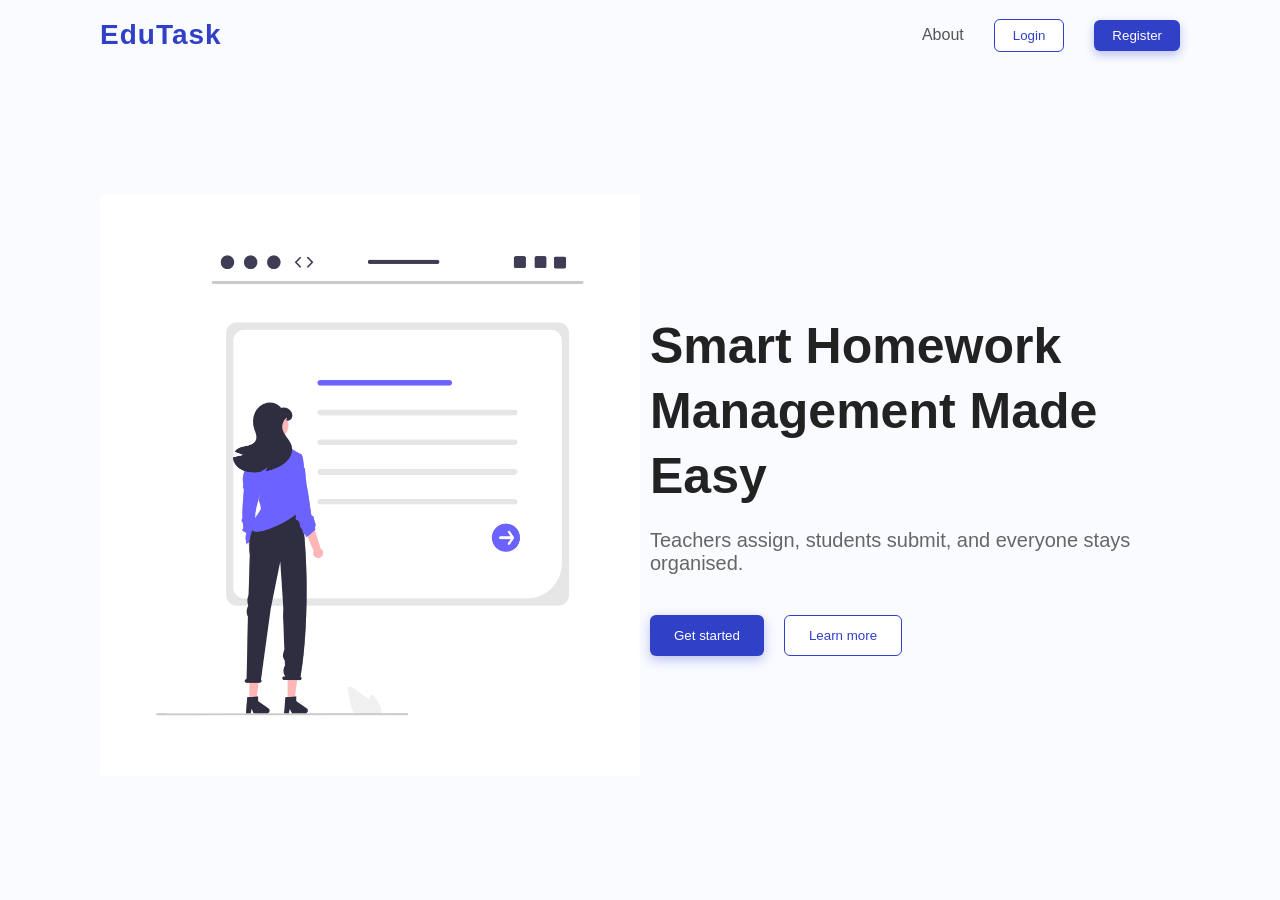
<file: index.html>
<!DOCTYPE html>
<html lang="en">
<head>
    <meta charset="UTF-8">
    <meta name="viewport" content="width=device-width, initial-scale=1.0">
    <title>Document</title>
    <link rel="stylesheet" href="index.css">
</head>
<body>
    <div class="nav">
        <div class="logo">EduTask</div>
        <div class="bars">
            <!-- <span>Home</span>
            <span>Features</span> -->
            <span class="about">About</span>
            <button class="login">Login</button>
            <button class="register">Register</button>
        </div>
    </div>
    <div class="main">
        <div class="a"></div>
        <div class="b">
            <div class="text">
                <div><h1>Smart Homework Management Made Easy</h1></div>
                <div><span class="para">Teachers assign, students submit, and everyone stays organised.</span></div>
                <div class="buttons">
                    <button class="get">Get started</button>
                    <button class="learn">Learn more</button>
                </div>
            </div>
        </div>
    </div>
    <script src="index.js"></script>
</body>
</html>
</file>
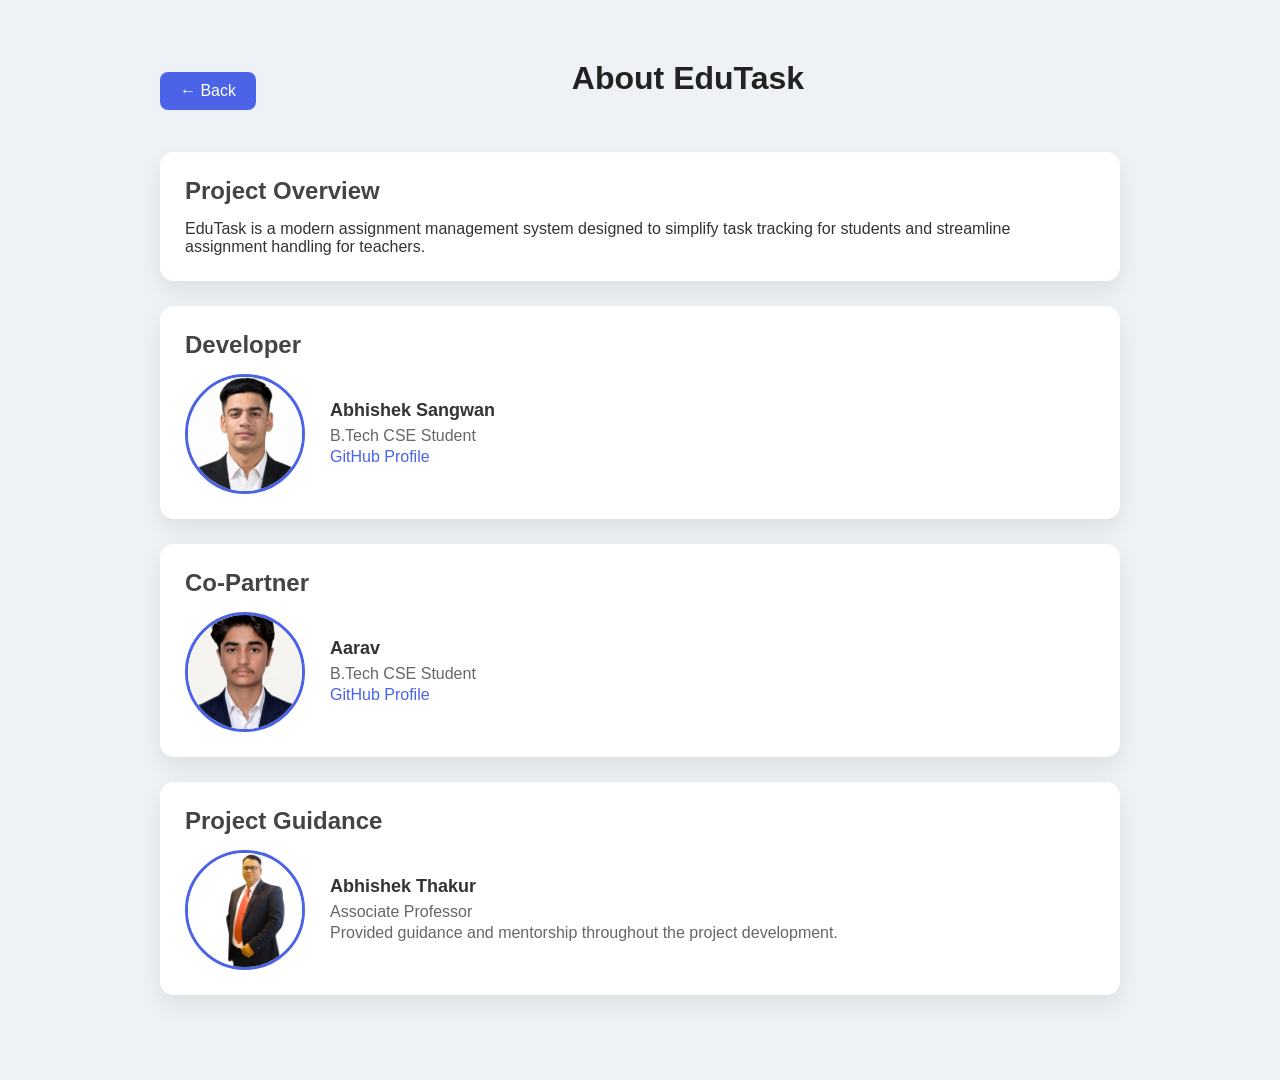
<file: about.html>
<!DOCTYPE html>
<html lang="en">
<head>
<meta charset="UTF-8">
<title>About - EduTask</title>

<style>
    * {
        margin: 0;
        padding: 0;
        box-sizing: border-box;
        font-family: 'Segoe UI', sans-serif;
    }

    body {
        background: #eef2f7;
        color: #333;
    }

    .container {
        max-width: 1000px;
        margin: 40px auto;
        padding: 20px;
    }

    .header {
        display: flex;
        justify-content: space-between;
        align-items: center;
        margin-bottom: 30px;
    }

    .back-btn {
        background: #4a63e7;
        color: white;
        padding: 10px 20px;
        border-radius: 8px;
        text-decoration: none;
        font-weight: 500;
        transition: 0.3s;
    }

    .back-btn:hover {
        background: #2f47c7;
    }

    h1 {
        text-align: center;
        margin-bottom: 25px;
        color: #222;
    }

    .card {
        background: white;
        border-radius: 14px;
        padding: 25px;
        margin-bottom: 25px;
        box-shadow: 0 10px 25px rgba(0,0,0,0.08);
    }

    .card h2 {
        margin-bottom: 15px;
        color: #444;
    }

    .profile {
        display: flex;
        align-items: center;
        gap: 25px;
    }

    .profile img {
        width: 120px;
        height: 120px;
        border-radius: 50%;
        object-fit: cover;
        border: 3px solid #4a63e7;
    }

    .info h3 {
        margin-bottom: 6px;
        font-size: 18px;
    }

    .info p {
        margin: 3px 0;
        color: #666;
    }

    .info a {
        text-decoration: none;
        color: #4a63e7;
        font-weight: 500;
    }

    .info a:hover {
        text-decoration: underline;
    }

    .placeholder {
        width: 120px;
        height: 120px;
        border-radius: 50%;
        border: 2px dashed #bbb;
        display: flex;
        align-items: center;
        justify-content: center;
        color: #888;
        font-size: 14px;
    }

    /* Responsive */
    @media(max-width: 700px){
        .profile {
            flex-direction: column;
            text-align: center;
        }
    }

</style>
</head>

<body>

<div class="container">

    <div class="header">
        <a href="index.html" class="back-btn">← Back</a>
        <h1>About EduTask</h1>
        <div></div>
    </div>

    <!-- Project -->
    <div class="card">
        <h2>Project Overview</h2>
        <p>
            EduTask is a modern assignment management system designed to simplify 
            task tracking for students and streamline assignment handling for teachers.
        </p>
    </div>

    <!-- Abhishek -->
    <div class="card">
        <h2>Developer</h2>
        <div class="profile">
            <img src="Abhishek_Sangwan.jpeg" alt="Abhishek">

            <div class="info">
                <h3>Abhishek Sangwan</h3>
                <p>B.Tech CSE Student</p>
                <p>
                    <a href="https://github.com/abhishek13sang-sketch" target="_blank">
                        GitHub Profile
                    </a>
                </p>
            </div>
        </div>
    </div>

    <!-- Aarav -->
    <div class="card">
        <h2>Co-Partner</h2>
        <div class="profile">
            <img src="Aarav.jpeg" alt="Aarav">

            <div class="info">
                <h3>Aarav</h3>
                <p>B.Tech CSE Student</p>
                <p>
                    <a href="https://github.com/Aaravsharma395" target="_blank">
                        GitHub Profile
                    </a>
                </p>
            </div>
        </div>
    </div>

    <!-- Professor -->
    <div class="card">
        <h2>Project Guidance</h2>
        <div class="profile">

            <!-- IMPORTANT: put image in project folder -->
            <img src="Abhishek_thakur_prof.png" alt="Professor">

            <div class="info">
                <h3>Abhishek Thakur</h3>
                <p>Associate Professor</p>
                <p>
                    Provided guidance and mentorship throughout the project development.
                </p>
            </div>
        </div>
    </div>

</div>

</body>
</html>
</file>
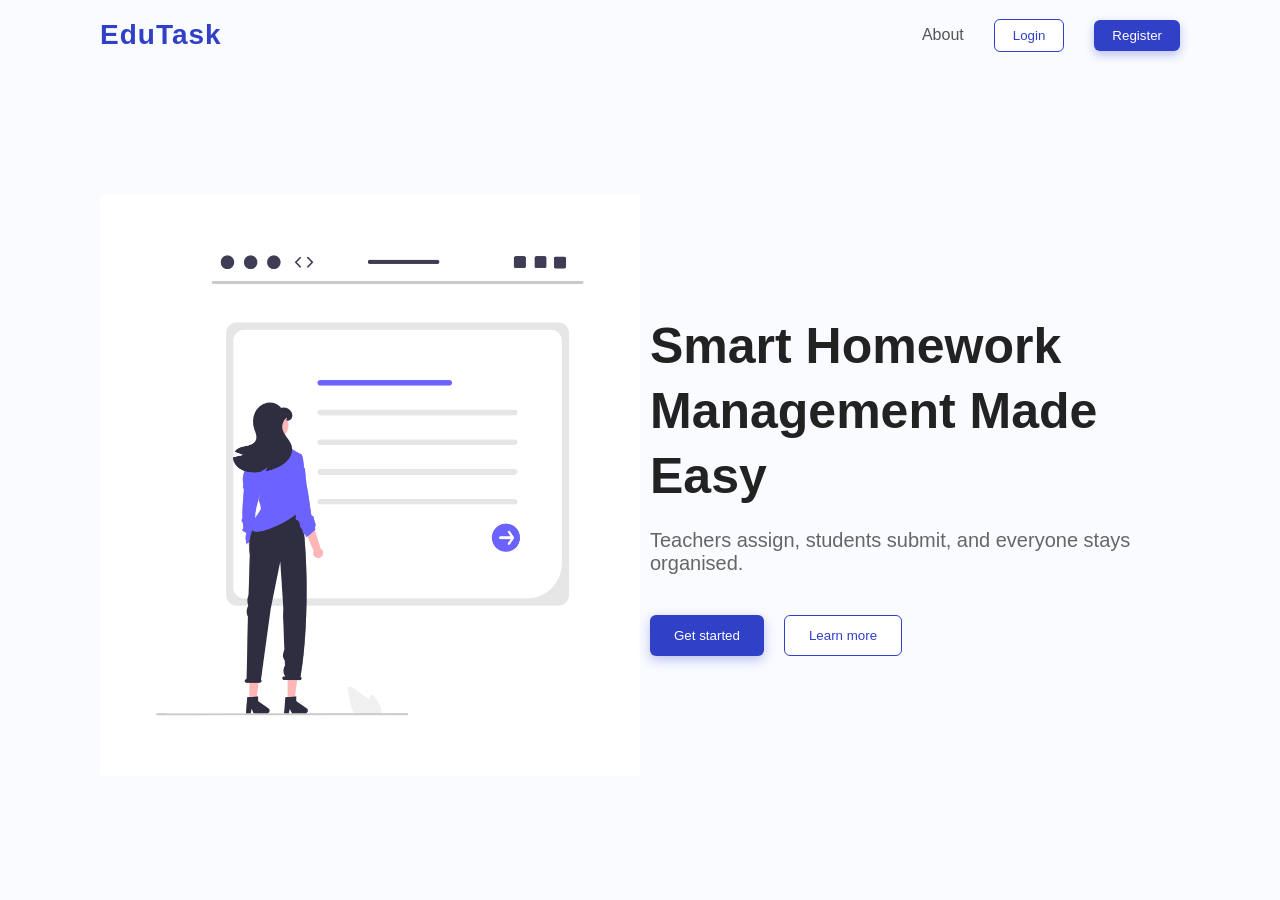
<file: assi_sub.html>
<!DOCTYPE html>
<html lang="en">
<head>
    <meta charset="UTF-8">
    <title>Submissions</title>
    <link rel="stylesheet" href="assi_sub.css">
</head>
<body>

<div class="main">

    <div class="sidebar">
        <h2>EduHub</h2>
        <ul>
            <li onclick="goDash()">Dashboard</li>
            <li class="active">Submissions</li>
            <li onclick="goAssign()">Assignments</li>
        </ul>
    </div>


    <div class="content">

        <div class="topbar">
            <h2>Submissions</h2>
            <span id="teacherName"></span>
        </div>

        <div class="table-box">
            <table>
                <thead>
                    <tr>
                        <th>Student Name</th>
                        <th>Assignment</th>
                        <th>Submitted Link</th>
                        <th>Status</th>
                        <th>Marks</th>
                        <th>Action</th>
                    </tr>
                </thead>

                <tbody id="submissionTable"></tbody>
            </table>
        </div>

    </div>
</div>

<script src="assi_sub.js"></script>
</body>
</html>
</file>
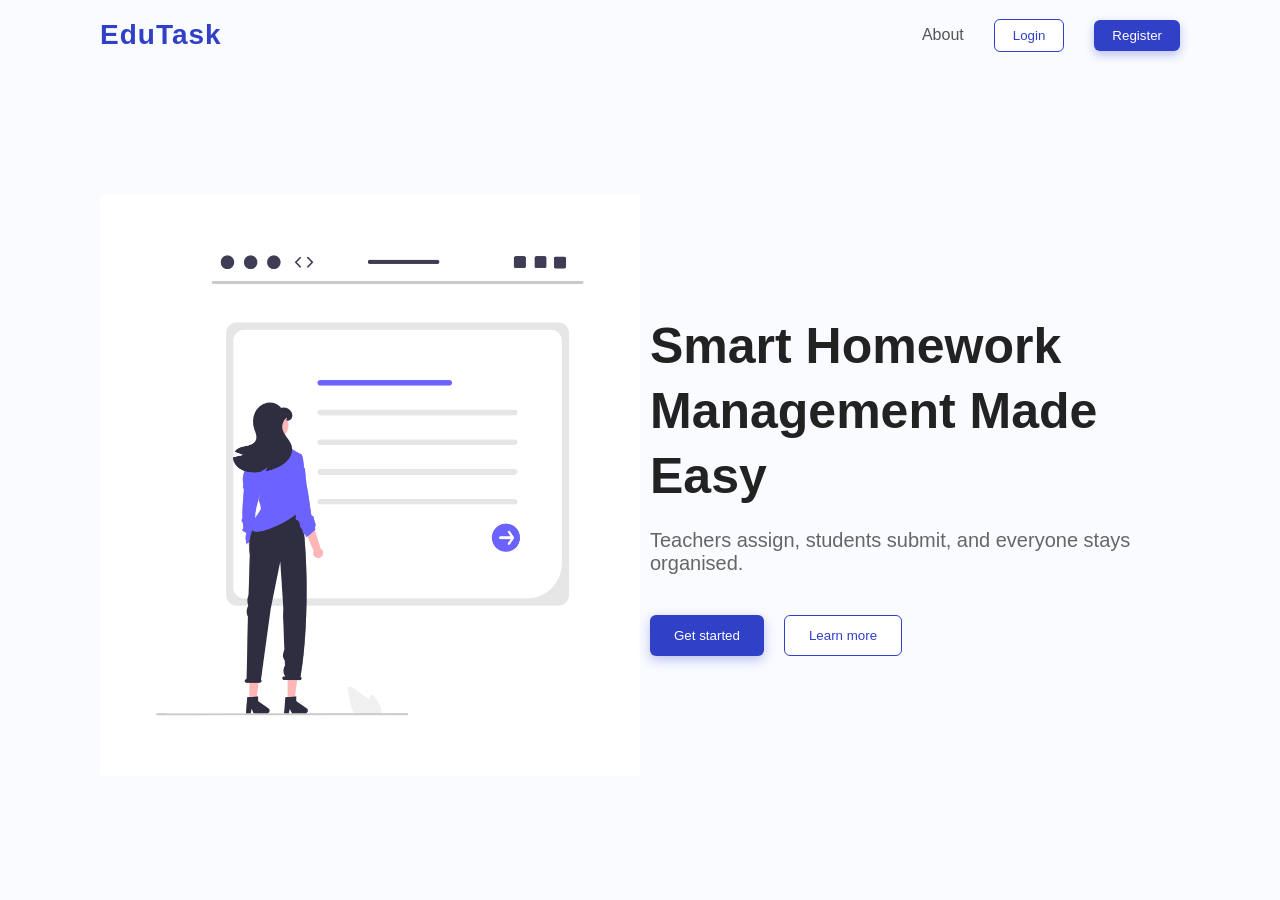
<file: assignment.html>
<!DOCTYPE html>
<html lang="en">
<head>
    <meta charset="UTF-8">
    <meta name="viewport" content="width=device-width, initial-scale=1.0">
    <title>Assignments</title>
    <link rel="stylesheet" href="assignment.css">
</head>
<body>
    <div class="main">
        <div class="details">
            <div class="logo">EduTask</div>
            <div class="dash"> ⌂ Dashboard</div>
            <div class="assignments">📄Assignments</div>
            <div class="logout"> ↩ Logout</div>
        </div>
        <div class="page">
            <div class="nav">
                <div class="text"><h1>Assignments</h1></div>
                <div class="profile">Welcome, Teacher <div class="profile-avatar">
                    <img src="https://cdn-icons-png.flaticon.com/512/3135/3135715.png" width="50">
                </div></div>
            </div>
            <div class="boxes">
                <h1>Create New Assignment</h1>
                <div class="title">
                    <p>Title</p>
                    <input class="inp_title" placeholder="Enter assignment title">
                </div>
                <div class="descrip">
                    <p>Description</p>
                    <textarea name="" id="descrip" placeholder="Enter assignment description"></textarea>
                </div>
                <div class="date">
                    <p>Deadline</p>
                    <input type="date" class="inp_date" placeholder="dd/mm/yyyy">
                </div>
                <div class="publish">
                    <button type="button">Publish Assignment</button>
                </div>
            </div>
        </div>
    </div>
    <script src="assignment.js"></script>
</body>
</html>
</file>
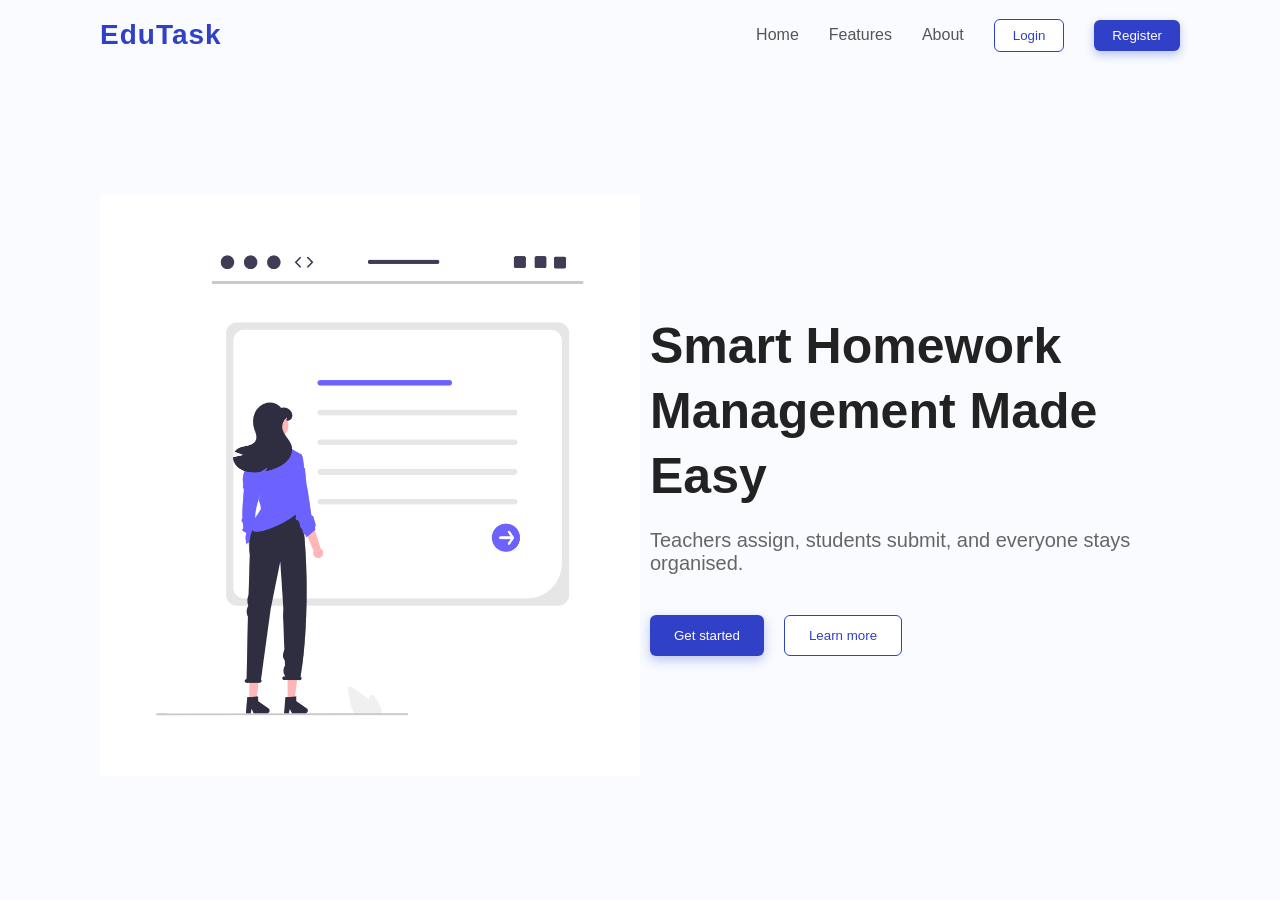
<file: landing.html>
<!DOCTYPE html>
<html lang="en">
<head>
    <meta charset="UTF-8">
    <meta name="viewport" content="width=device-width, initial-scale=1.0">
    <title>Document</title>
    <link rel="stylesheet" href="landing.css">
</head>
<body>
    <div class="nav">
        <div class="logo">EduTask</div>
        <div class="bars">
            <span>Home</span>
            <span>Features</span>
            <span>About</span>
            <button class="login">Login</button>
            <button class="register">Register</button>
        </div>
    </div>
    <div class="main">
        <div class="a"></div>
        <div class="b">
            <div class="text">
                <div><h1>Smart Homework Management Made Easy</h1></div>
                <div><span class="para">Teachers assign, students submit, and everyone stays organised.</span></div>
                <div class="buttons">
                    <button class="get">Get started</button>
                    <button class="learn">Learn more</button>
                </div>
            </div>
        </div>
    </div>
    <script src="landing.js"></script>
</body>
</html>
</file>
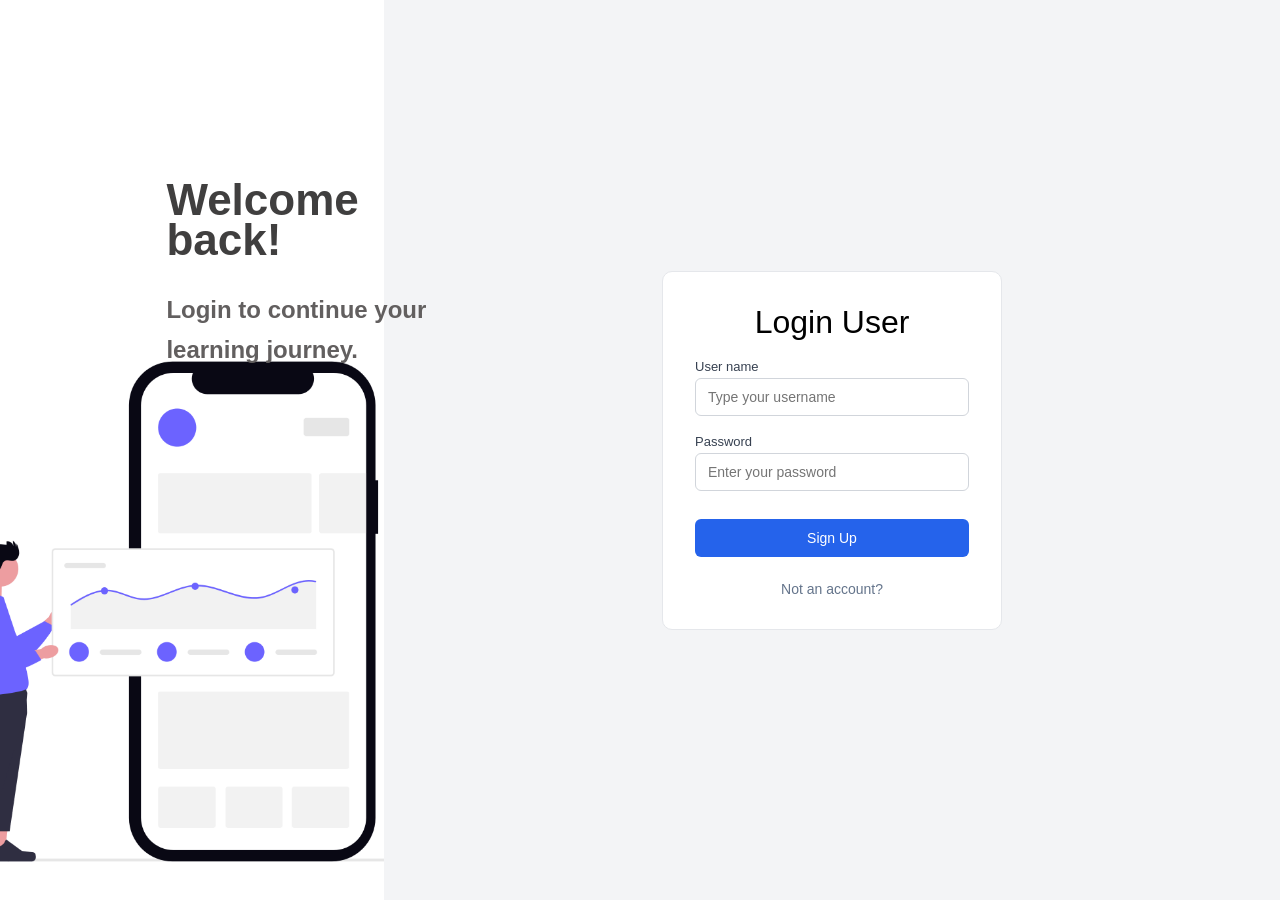
<file: login.html>
<!DOCTYPE html>
<html lang="en">
<head>
    <meta charset="UTF-8">
    <meta name="viewport" content="width=device-width, initial-scale=1.0">
    <title>Login</title>
    <link rel="stylesheet" href="login.css">
</head>
<body>
    <div class="main">
        <div class="photo">
            <div class="text">
                <h1>Welcome back!</h1>
                <h2 class="normal">Login to continue your learning journey.</h2>
            </div>
        </div>
        <div class="input">
        <div class="form">
        <div class="login">Login User</div>
        <div class="username">
            <div>User name</div>
            <input type="text" class="inp_user" placeholder="Type your username">
        </div>
        <div class="password">
            <div>Password</div>
            <input type="password" class="inp_pass" placeholder="Enter your password">

        </div>
        <div class="sign_up">Sign Up</div>
        <div class="register">Not an account?</div>
    </div>
        </div>
    </div>
</body>
<script src="login.js" defer></script>
</html>
</file>
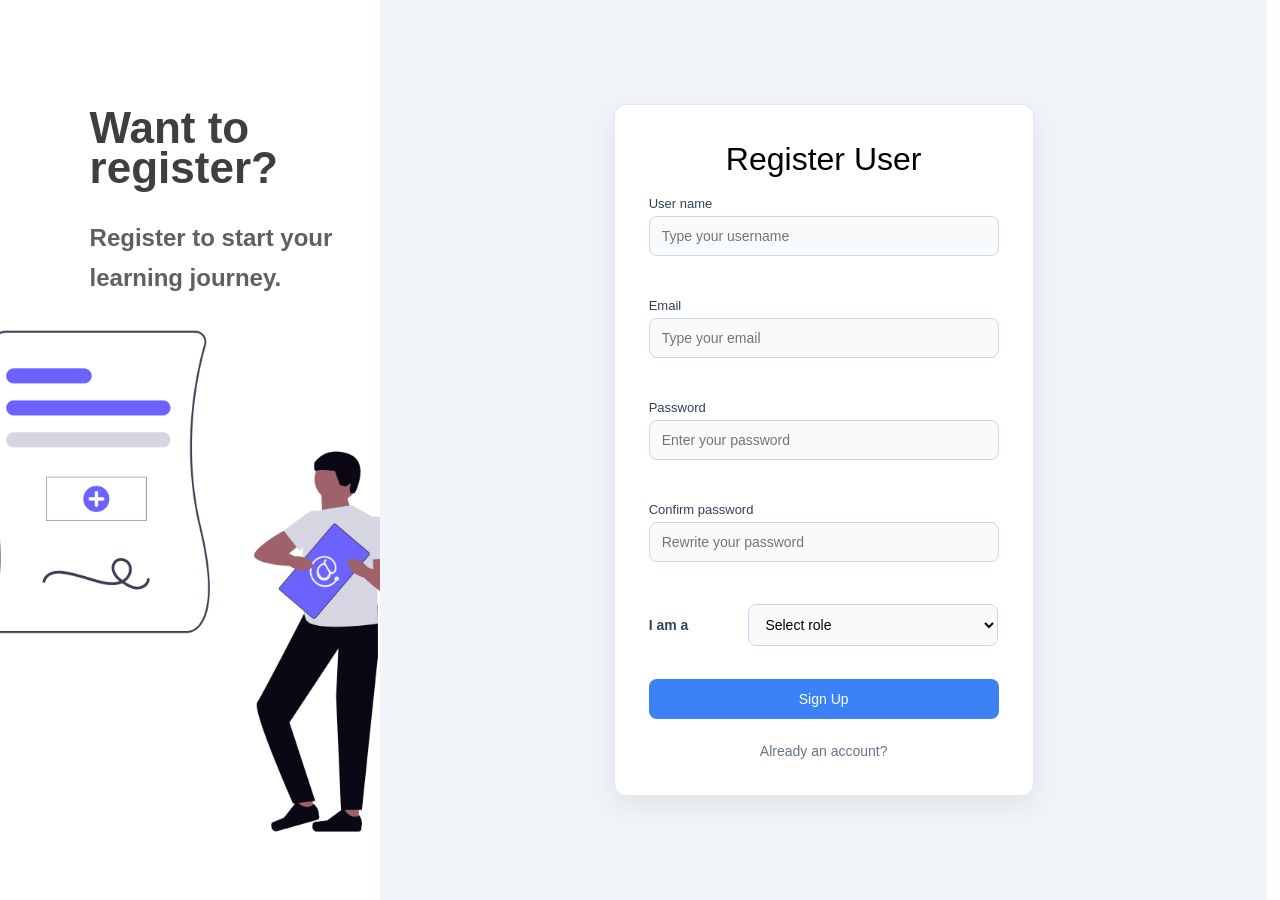
<file: register.html>
<!DOCTYPE html>
<html lang="en">
<head>
    <meta charset="UTF-8">
    <meta name="viewport" content="width=device-width, initial-scale=1.0">
    <title>Register User</title>
    <link rel="stylesheet" href="register.css">
</head>
<body>
    <div class="main">
        <div class="photo">
            <div class="text">
                <h1>Want to register?</h1>
                <h2 class="normal">Register to start your learning journey.</h2>
            </div>
        </div>
        <div class="form_div">
            <div class="form">
        <div class="register">Register User</div>
        <div class="username">
            <div>User name</div>
            <input type="text" class="inp_user" placeholder="Type your username">
            <div class="user_error"> Username is not valid!</div>
        </div>
        <div class="email">
            <div>Email</div>
            <input type="text" class="inp_mail" placeholder="Type your email">
            <div class="email_error">Email format is not valid...</div>
        </div>
        <div class="password">
            <div>Password</div>
            <input type="password" class="inp_pass" placeholder="Enter your password">
            <div class="pass_error">Either password is too big or too small...</div>
        </div>
        <div class="confirm-password">
            <div>Confirm password</div>
            <input type="password" class="inp_confirm" placeholder="Rewrite your password">
            <div class="confirm_error">Password do not matched!</div>
        </div>
        <div class="role">
            <div class="a" style="font-size: 14px; font-weight: bold">I am a</div>
            <div class="b">
                <select name="role">
                    <option value="" disabled selected>Select role</option>
                    <option value="teacher">Teacher</option>
                    <option value="student">Student</option>
                </select>
            </div>
        </div>
        <!-- <div class="role_error">Please select a role!</div> -->
        <div class="sign_up">Sign Up</div>
        <div class="login">Already an account?</div>
    </div>
        </div>
    </div>
    <script src="register.js"></script>
</body>
</html>
</file>
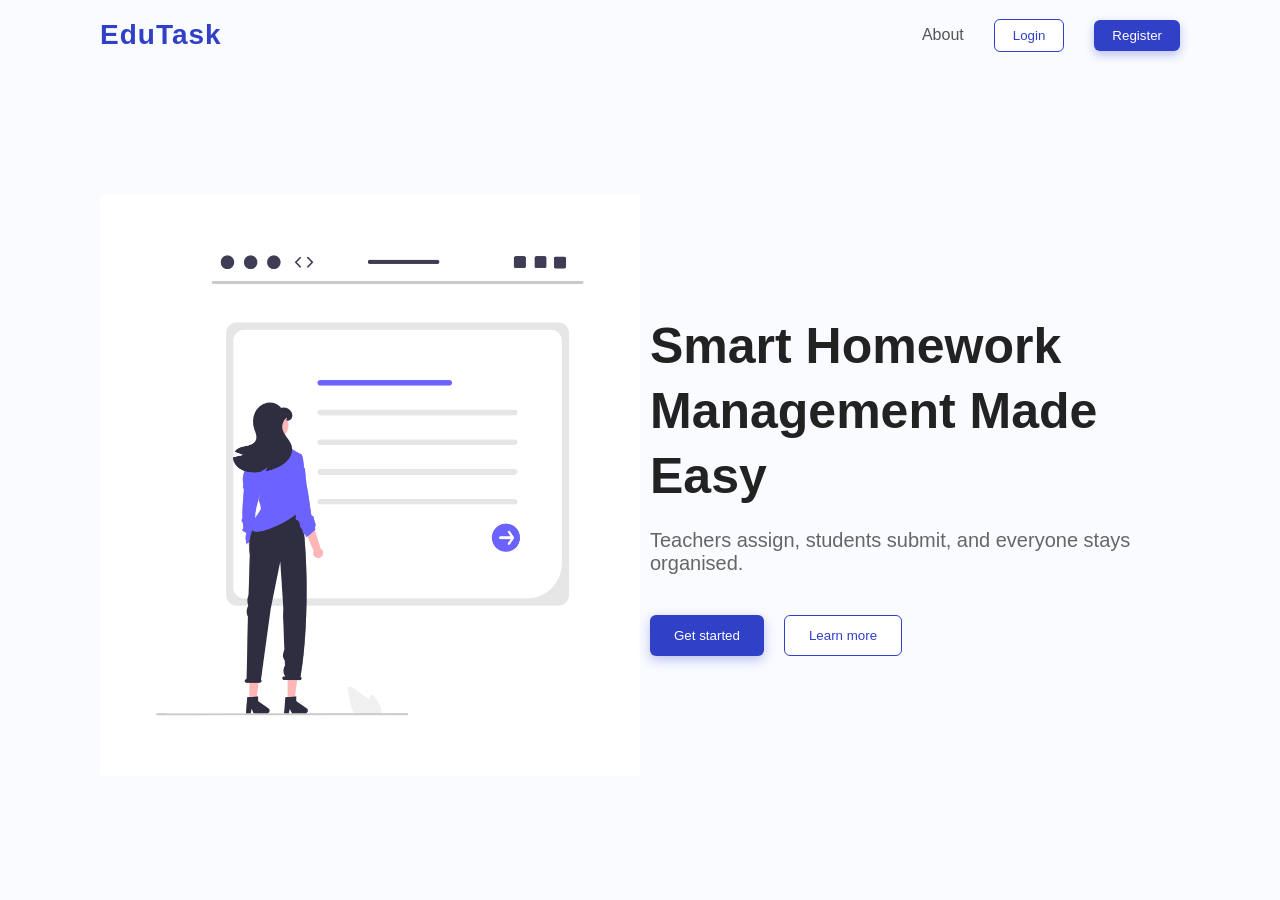
<file: review_sub.html>
<!DOCTYPE html>
<html lang="en">
<head>
    <meta charset="UTF-8">
    <meta name="viewport" content="width=device-width, initial-scale=1.0">
    <title>Review</title>
    <link rel="stylesheet" href="review_sub.css">
</head>
<body>
    <div class="nav">
        < Back to Submissions
    </div>
    <div class="main">
        <div class="left">
            <div class="text"><h1>Review Submission</h1></div>
            <div class="details">
                <div class="a">
                    <div>Teacher</div>
                    <div class="name"></div>
                </div>
                <div class="b">
                    <div>Submitted On</div>
                    <div class="date">dd/mm/yyyy</div>
                </div>
                <div class="c">
                    <div>Submission</div>
                    <div class="view">
                        <button>View File</button>
                    </div>
                </div>
            </div>
        </div>
        <div class="right">
            <div class="marks" style="margin-bottom: 5px;">Marks</div>
            <input placeholder="Give marks">
            <div class="descrip">
                <p style="margin-bottom: 5px;">Description</p>
                <textarea name="" id="" placeholder="Enter assignment description"></textarea>
            </div>
            <div class="publish">
                <button>Submit Review</button>
            </div>
        </div>
    </div>
</body>
<script src="review_sub.js"></script>
</html>
</file>
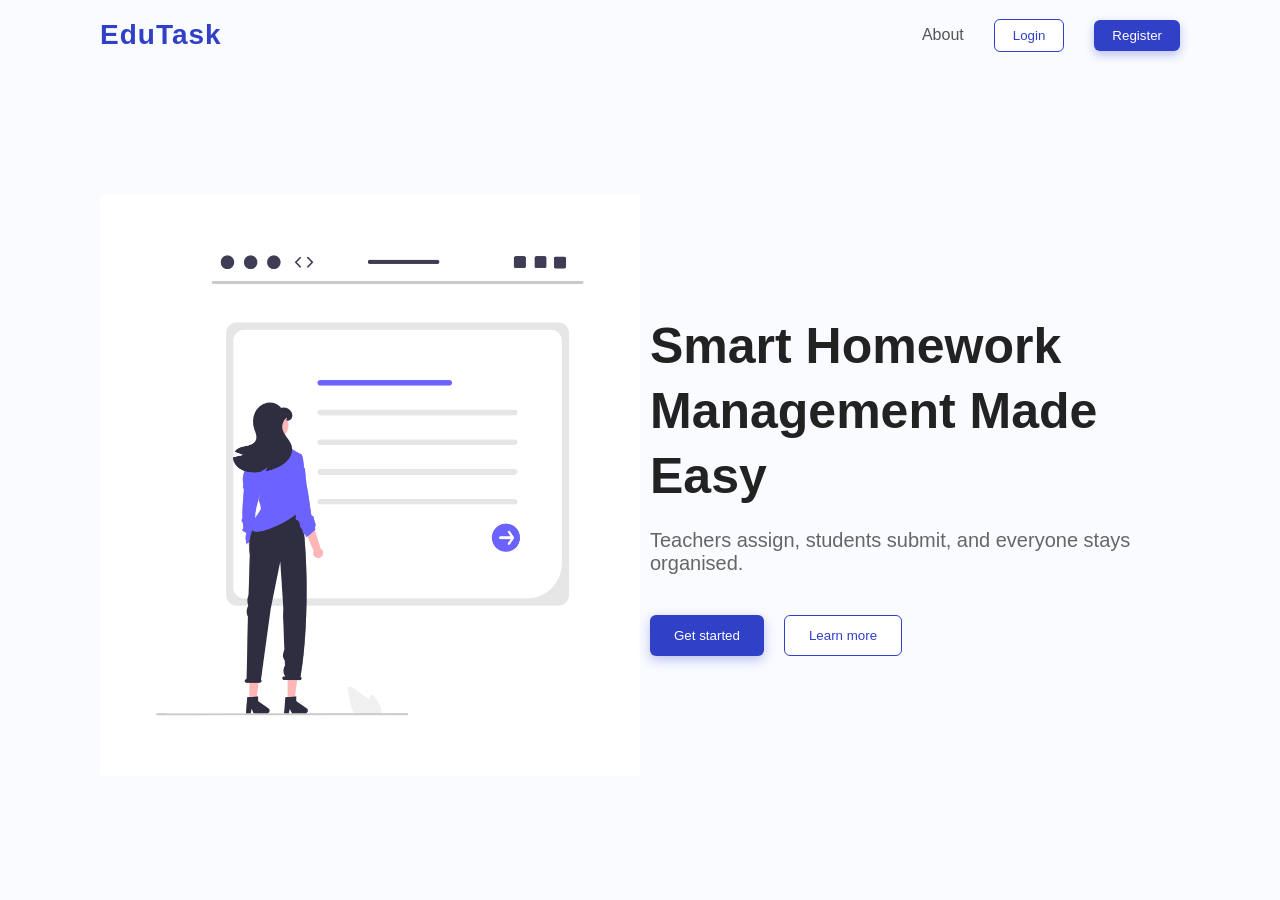
<file: stu_dash.html>
<!DOCTYPE html>
<html lang="en">
<head>
    <meta charset="UTF-8">
    <meta name="viewport" content="width=device-width, initial-scale=1.0">
    <title>Student Dashboard</title>
    <link rel="stylesheet" href="stu_dash.css">
</head>
<body>
    <div class="main">
        <div class="details">
            <div class="logo">EduTask</div>
            <div class="dash"> ⌂ Dashboard</div>
            <!-- <div class="assignments">📄 My Assignments</div> -->
            <div class="logout"> ↩ Logout</div>
        </div>
        <div class="page">
            <div class="nav">
                <div class="text"><h1>My Assignments</h1></div>
                <div class="profile">Welcome, Student <div class="profile-avatar">
                    <img src="https://cdn-icons-png.flaticon.com/512/3135/3135715.png" width="50">
                </div></div>
            </div>
            <div class="titles">
                <div>Title</div>
                <div>Teacher</div>
                <div>Deadline</div>
                <div>Status</div>
                <div>Action</div>
                <div>Marks</div>
            </div>
            <div class="cred"></div>
        </div>
    </div>
    <script src="stu_dash.js"></script>
</body>
</html>
</file>
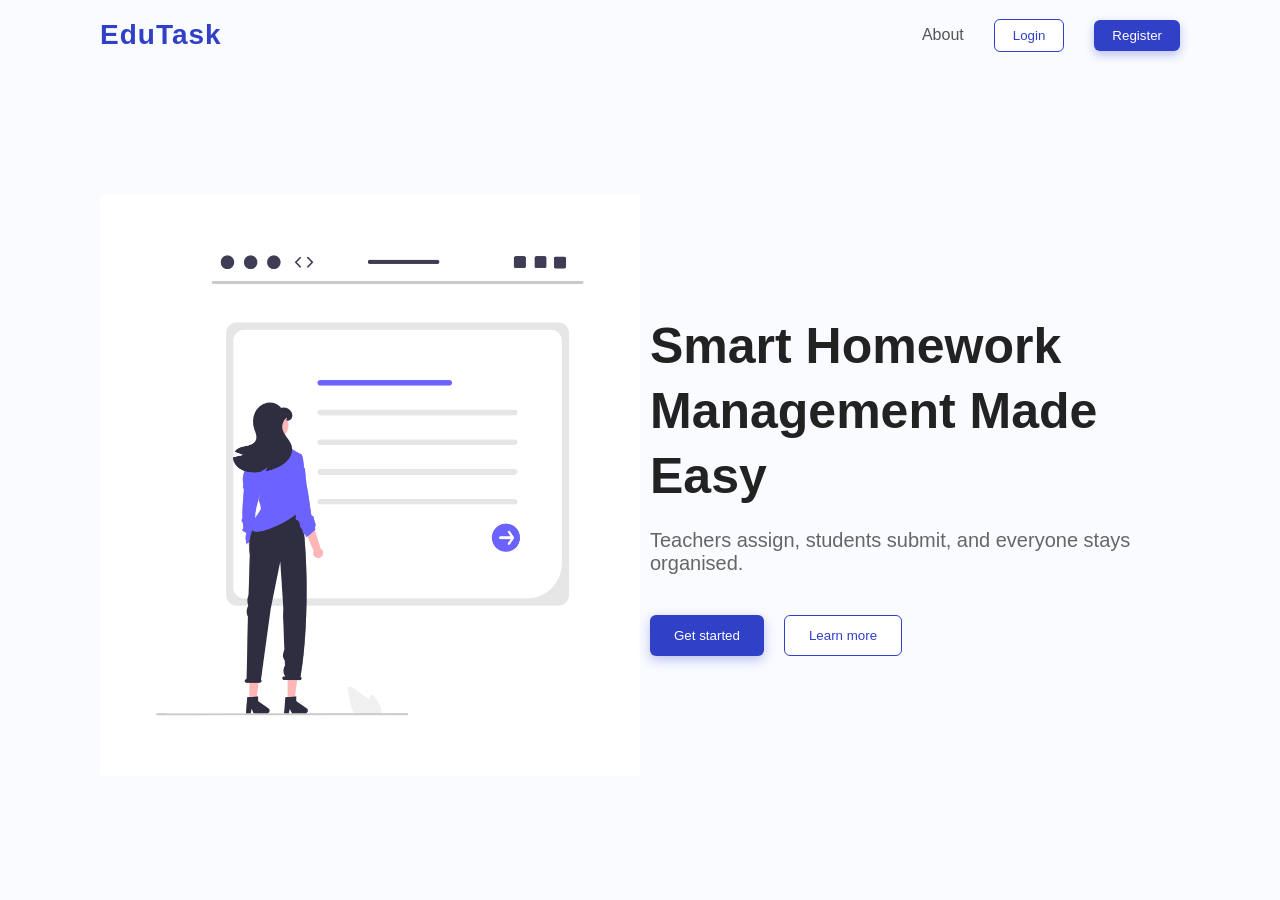
<file: stu_submit.html>
<!DOCTYPE html>
<html lang="en">
<head>
    <meta charset="UTF-8">
    <meta name="viewport" content="width=device-width, initial-scale=1.0">
    <title>Details</title>
    <link rel="stylesheet" href="stu_submit.css">
</head>
<body>
<div class="assignment-page">

    <div class="top">
        <button id="backBtn">← Back to Assignments</button>
    </div>

    <div class="container">

        <div class="details">

            <div class="box">
                <h3>Title</h3>
                <p id="title"></p>
            </div>

            <div class="box">
                <h3>Description</h3>
                <p id="description"></p>
            </div>

            <div class="box small">
                <div>
                    <h4>Teacher</h4>
                    <p id="teacher"></p>
                </div>
                <div>
                    <h4>Deadline</h4>
                    <p id="deadline"></p>
                </div>
            </div>

        </div>

        <div class="submit">

            <div class="submit-box">
                <h3>Submit Assignment</h3>

                <input type="text" id="fileLink" placeholder="Paste your file link here">

                <button id="submitBtn">Submit</button>
            </div>

        </div>

    </div>

</div>
<script src="stu_submit.js"></script>
</body>
</html>
</file>
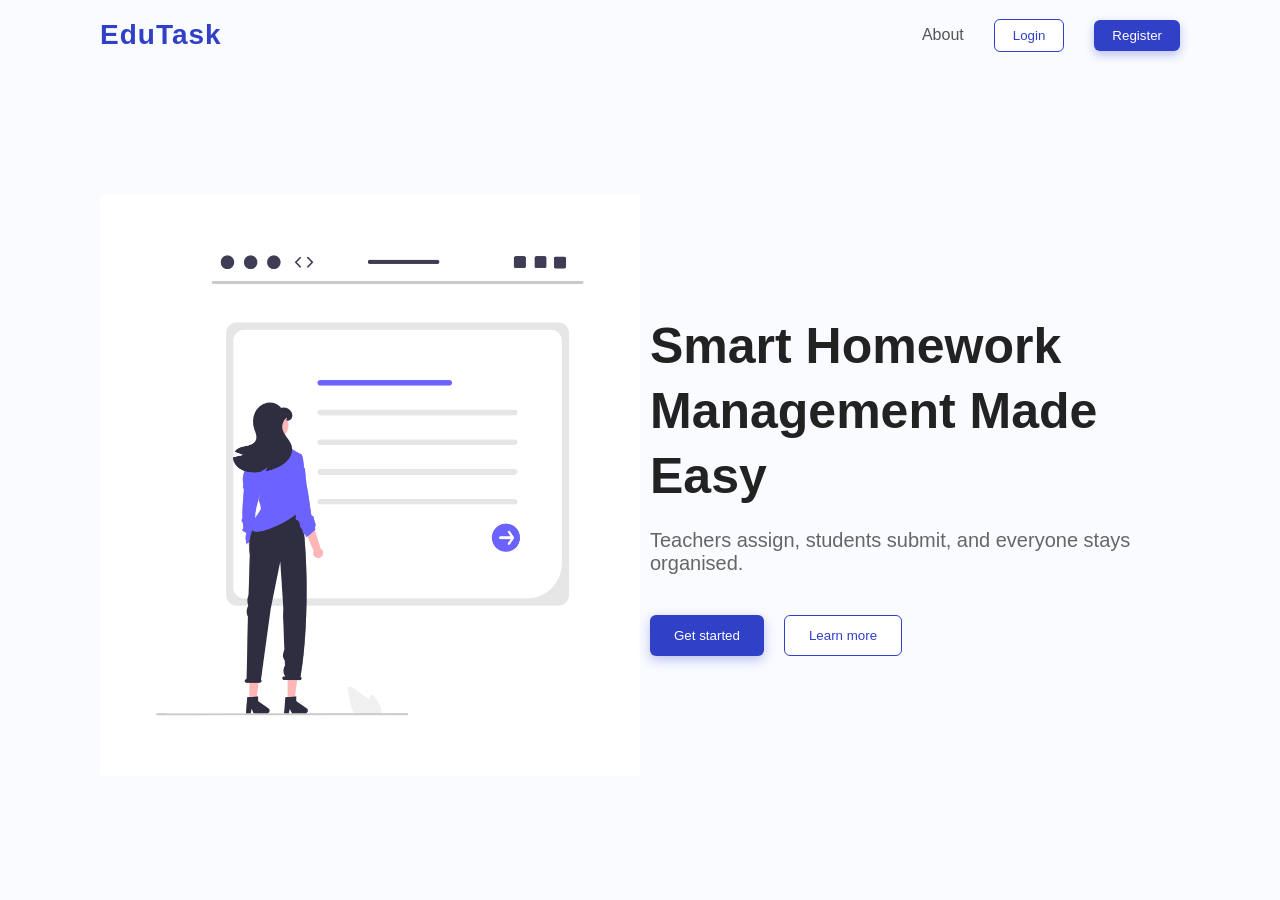
<file: teach_dash.html>
<!DOCTYPE html>
<html lang="en">
<head>
    <meta charset="UTF-8">
    <title>Teacher Dashboard</title>
    <link rel="stylesheet" href="teach_dash.css">
</head>
<body>

<div class="layout">

    <aside class="sidebar">
        <div class="logo">EduTask</div>

        <nav>
            <ul>
                <li class="active">Dashboard</li>
                <li class="assign">Assignments</li>
                <li class="sub_missions">Submissions</li>
                <li class="Logout">Logout</li>
            </ul>
        </nav>
    </aside>

    <main class="main">

        <header class="topbar">
            <h2>Dashboard</h2>
            <div class="user" id="teacherName">
            </div>
        </header>

        <section class="stats">

            <div class="card">
                <p>Total Assignments</p>
                <h3 id="totalAssignments"></h3>
            </div>

            <div class="card">
                <p>Total Submissions</p>
                <h3 id="totalSubmissions"></h3>
            </div>

            <div class="card">
                <p>Pending Reviews</p>
                <h3 id="pendingReviews"></h3>
            </div>

        </section>

        <section class="table-container">

            <div class="table-header">
                <h3>Recent Assignments</h3>
                <button id="createBtn" type="button">+ Create Assignments</button>
            </div>

            <table>
                <thead>
                    <tr>
                        <th>Title</th>
                        <th>Deadline</th>

                        <th>Status</th>
                    </tr>
                </thead>

                <tbody id="assignmentTable">
                </tbody>
            </table>

        </section>

    </main>

</div>
<script src="teach_dash.js"></script>
</body>
</html>
</file>
<file: index.css>
*{
    margin: 0;
    padding: 0;
    box-sizing: border-box;
    font-family: 'Segoe UI', Tahoma, Geneva, Verdana, sans-serif;
}

body {
    height: 100vh;
    width: 100%;
    background: #f9fbff;
}

.nav {
    width: 100%;
    height: 70px;
    display: flex;
    justify-content: space-between;
    align-items: center;
    padding: 0 100px;
}


.logo {
    font-size: 28px;
    font-weight: 700;
    color: #3040c7;
    letter-spacing: 1px;
}


.bars {
    display: flex;
    align-items: center;
    gap: 30px;
}

.bars span {
    color: #555;
    font-size: 16px;
    transition: 0.3s;
}

.bars span:hover {
    color: #3040c7;
}


button {
    cursor: pointer;
    border: none;
    transition: 0.3s ease;
}

.login {
    color: #3040c7;
    border: 1px solid #3040c7;
    background: white;
    padding: 8px 18px;
    border-radius: 6px;
}

.login:hover {
    background: #3040c7;
    color: white;
}


.register {
    background: #3040c7;
    color: white;
    padding: 8px 18px;
    border-radius: 6px;
    box-shadow: 0 4px 10px rgba(48, 64, 199, 0.3);
}

.register:hover {
    transform: translateY(-2px);
    box-shadow: 0 6px 14px rgba(48, 64, 199, 0.4);
}


.main {
    display: flex;
    height: calc(100vh - 70px);
    padding: 0 100px;
}


.a {
    width: 50%;
    background-image: url("search.png");
    background-repeat: no-repeat;
    background-size: contain;
    background-position: center;
}


.b {
    width: 50%;
    display: flex;
    justify-content: center;
    align-items: center;
}


.text {
    max-width: 520px;
}

h1 {
    font-size: 50px;
    color: #222;
    line-height: 1.3;
}

.para {
    display: block;
    margin-top: 20px;
    font-size: 20px;
    color: #666;
}


.buttons {
    margin-top: 40px;
    display: flex;
    gap: 20px;
}

.get {
    background: #3040c7;
    color: white;
    padding: 12px 24px;
    border-radius: 6px;
    box-shadow: 0 4px 12px rgba(48, 64, 199, 0.3);
}

.get:hover {
    transform: translateY(-2px);
}


.learn {
    border: 1px solid #3040c7;
    color: #3040c7;
    background: white;
    padding: 12px 24px;
    border-radius: 6px;
}

.learn:hover {
    background: #3040c7;
    color: white;
}
.about:hover {
    cursor: pointer;
}
</file>
<file: assi_sub.css>
*{
    margin: 0;
    padding: 0;
    box-sizing: border-box;
    font-family: 'Segoe UI', sans-serif;
}

.main{
    display: flex;
    height: 100vh;
}

/* Sidebar */
.sidebar{
    width: 220px;
    background: #1e293b;
    color: white;
    padding: 20px;
}

.sidebar h2{
    margin-bottom: 30px;
}

.sidebar ul{
    list-style: none;
}

.sidebar li{
    padding: 12px;
    margin-bottom: 10px;
    cursor: pointer;
    border-radius: 6px;
}

.sidebar li:hover,
.sidebar .active{
    background: #3b82f6;
}

/* Content */
.content{
    flex: 1;
    padding: 25px;
    background: #f1f5f9;
}

/* Topbar */
.topbar{
    display: flex;
    justify-content: space-between;
    margin-bottom: 20px;
}

/* Table */
.table-box{
    background: white;
    padding: 20px;
    border-radius: 10px;
}

table{
    width: 100%;
    border-collapse: collapse;
}

th{
    background: #3b82f6;
    color: white;
    padding: 12px;
}

td{
    padding: 12px;
    text-align: center;
}

tr:nth-child(even){
    background: #f8fafc;
}

/* Status */
.submitted{
    color: green;
    font-weight: bold;
}

.pending{
    color: orange;
    font-weight: bold;
}

/* Button */
button{
    padding: 5px 10px;
    border: none;
    border-radius: 5px;
    background: #22c55e;
    color: white;
    cursor: pointer;
}

button:hover{
    background: #16a34a;
}

a{
    text-decoration: none;
    color: #3b82f6;
}
</file>
<file: assignment.css>
*{
    box-sizing: border-box;
    margin: 0;
    padding: 0;
    font-family: 'Segoe UI', Tahoma, Geneva, Verdana, sans-serif;
}

.main {
    width: 100vw;
    height: 100vh;
    display: flex;
}

.details {
    width: 16%;
    background-color: #f8f9fc;
    padding: 15px 10px;
    display: flex;
    flex-direction: column;
    gap: 10px;
    box-shadow: 2px 0 10px rgba(0,0,0,0.05);
}

.details div {
    width: 100%;
    height: 45px;
    font-size: 16px;
    color: #555;
    display: flex;
    align-items: center;
    gap: 10px;
    padding-left: 15px;
    border-radius: 8px;
    transition: all 0.25s ease;
}

.details div:hover {
    background-color: #e6e9ff;
    color: #3040c7;
    transform: translateX(6px);
}

.details .logo:hover {
    transform: none;
}

.details .assignments {
    color: white;
    background-color: #3040c7;
}

.details .logo {
    font-size: 26px;
    margin: 20px 10px;
    font-weight: 700;
    color: #3040c7;
}

.dash, .assignments, .logout {
    cursor: pointer;
}

.page {
    width: 84%;
    background-color: #f4f6fb;
}

.nav {
    height: 70px;
    background-color: white;
    display: flex;
    align-items: center;
    justify-content: space-between;
    padding: 0 40px;
    box-shadow: 0 2px 8px rgba(0,0,0,0.05);
}

.profile {
    font-size: 16px;
    display: flex;
    align-items: center;
    gap: 15px;
}

.profile-avatar {
    width: 40px;
    height: 40px;
    border-radius: 50%;
    overflow: hidden;
    cursor: pointer;
    box-shadow: 0 4px 10px rgba(0,0,0,0.2);
}

.profile-avatar img {
    width: 100%;
    height: 100%;
    object-fit: cover;
}

.boxes {
    margin: 30px;
    padding: 30px;
    background-color: white;
    border-radius: 12px;
    box-shadow: 0 4px 15px rgba(0,0,0,0.05);
    width: 60%;
}

.boxes h1 {
    font-size: 26px;
    margin-bottom: 25px;
    color: #333;
}

.boxes p {
    margin-bottom: 5px;
    font-size: 15px;
}

.boxes input,
.boxes textarea {
    border: 1.5px solid #ccc;
    border-radius: 8px;
    width: 100%;
    padding: 12px;
    font-size: 15px;
    transition: 0.2s ease;
}

.boxes input:focus,
.boxes textarea:focus {
    border-color: #3040c7;
    outline: none;
    box-shadow: 0 0 0 2px rgba(48, 64, 199, 0.1);
}

.boxes textarea {
    height: 120px;
    resize: none;
}

.boxes div {
    margin-bottom: 20px;
}

.boxes button {
    background-color: #3040c7;
    color: white;
    border: none;
    padding: 12px 20px;
    border-radius: 8px;
    font-size: 15px;
    cursor: pointer;
    transition: 0.3s ease;
    width: 100%;
}

.boxes button:hover {
    background-color: #1f2ea6;
    transform: translateY(-2px);
}

.boxes button:active {
    transform: scale(0.98);
}
</file>
<file: landing.css>
*{
    margin: 0;
    padding: 0;
    box-sizing: border-box;
    font-family: 'Segoe UI', Tahoma, Geneva, Verdana, sans-serif;
}

body {
    height: 100vh;
    width: 100%;
    background: #f9fbff;
}

.nav {
    width: 100%;
    height: 70px;
    display: flex;
    justify-content: space-between;
    align-items: center;
    padding: 0 100px;
}


.logo {
    font-size: 28px;
    font-weight: 700;
    color: #3040c7;
    letter-spacing: 1px;
}


.bars {
    display: flex;
    align-items: center;
    gap: 30px;
}

.bars span {
    color: #555;
    font-size: 16px;
    transition: 0.3s;
}

.bars span:hover {
    color: #3040c7;
}


button {
    cursor: pointer;
    border: none;
    transition: 0.3s ease;
}

.login {
    color: #3040c7;
    border: 1px solid #3040c7;
    background: white;
    padding: 8px 18px;
    border-radius: 6px;
}

.login:hover {
    background: #3040c7;
    color: white;
}


.register {
    background: #3040c7;
    color: white;
    padding: 8px 18px;
    border-radius: 6px;
    box-shadow: 0 4px 10px rgba(48, 64, 199, 0.3);
}

.register:hover {
    transform: translateY(-2px);
    box-shadow: 0 6px 14px rgba(48, 64, 199, 0.4);
}


.main {
    display: flex;
    height: calc(100vh - 70px);
    padding: 0 100px;
}


.a {
    width: 50%;
    background-image: url("search.png");
    background-repeat: no-repeat;
    background-size: contain;
    background-position: center;
}


.b {
    width: 50%;
    display: flex;
    justify-content: center;
    align-items: center;
}


.text {
    max-width: 520px;
}

h1 {
    font-size: 50px;
    color: #222;
    line-height: 1.3;
}

.para {
    display: block;
    margin-top: 20px;
    font-size: 20px;
    color: #666;
}


.buttons {
    margin-top: 40px;
    display: flex;
    gap: 20px;
}

.get {
    background: #3040c7;
    color: white;
    padding: 12px 24px;
    border-radius: 6px;
    box-shadow: 0 4px 12px rgba(48, 64, 199, 0.3);
}

.get:hover {
    transform: translateY(-2px);
}


.learn {
    border: 1px solid #3040c7;
    color: #3040c7;
    background: white;
    padding: 12px 24px;
    border-radius: 6px;
}

.learn:hover {
    background: #3040c7;
    color: white;
}
</file>
<file: login.css>
.main {
    display: flex;
    width: 100vw;
    height: 100vh;
    /* border: 1px solid black; */
}
.photo {
    /* border: 1px solid black; */
    width: 30%;
    height: 100%;
}
.input {
    background-color: whitesmoke;
    width: 70%;
}
.text {
    width: 300px;
    position: fixed;
    top: 20%;
    /* border: 2px solid black; */
    left: 13%;
    line-height: 40px;
}
.photo {
    background-image: url("login.png");
    background-size: 550px;
    background-position: bottom;
    background-repeat: no-repeat;

}
h1 {
    font-size: 44px;
    margin-bottom: 30px;
    color: rgb(64, 63, 63);
}
h2 {
    color: rgb(98, 95, 95);
}
* {
    margin: 0;
    padding: 0;
    box-sizing: border-box;
    font-family: "Inter", sans-serif;
}

.input {
    display: flex;
    justify-content: center;
    align-items: center;
    background-color: #f3f4f6;
}

.form {
    width: 340px;
    padding: 32px;

    background-color: #ffffff;
    border-radius: 10px;
    border: 1px solid #e5e7eb;

    display: flex;
    flex-direction: column;
    gap: 18px;
}

.form div > div {
    font-size: 13px;
    color: #374151;
    margin-bottom: 4px;
}

.username,
.password {
    display: flex;
    flex-direction: column;
}

.form input {
    padding: 10px 12px;
    border-radius: 6px;
    border: 1px solid #d1d5db;
    font-size: 14px;
    background-color: #ffffff;
    transition: border 0.2s ease;
}

.form input:focus {
    border-color: #2563eb;
    outline: none;
}

.sign_up {
    margin-top: 10px;
    padding: 11px;

    text-align: center;
    border-radius: 6px;

    background-color: #2563eb;
    color: #ffffff;

    font-size: 14px;
    font-weight: 500;
    cursor: pointer;

    transition: background-color 0.2s ease;
}

.sign_up:hover {
    background-color: #1d4ed8;
}
.login {
    text-align: center;
    font-size: xx-large;
    font-family: 'Gill Sans', 'Gill Sans MT', Calibri, 'Trebuchet MS', sans-serif;
}

.previous {
    position: absolute;
    top: 5px;
    left: 5px;
    padding: 2px 5px;
    margin: 10px;
    color: white;
    background-color: #4478e8;
    border-color: #2563eb;
    border-radius: 5px;
}
.previous:hover {
    cursor: pointer;
    scale: 1.15;
}
.register {
    text-align: center;
    font-size: 14px;
    color: #64748b;
    cursor: pointer;
    margin-top: 6px;
    transition: 0.2s;
}

.register:hover {
    color: #2563eb;
    text-decoration: underline;
}
</file>
<file: register.css>
.main {
    display: flex;
    height: 98vh;
    width: 99vw;
    display: flex;
}
.photo {
    width: 30%;
    height: 100%;
    background-image: url("register.png");
    background-repeat: no-repeat;
    /* background-size: 60%; */
    /* background-position: right; */
    background-color: white;
}
 /* .photo { */
    /* border: 1px solid black; */
    /* width: 30%;
    height: 100%; */
/* } */
.text {
    width: 300px;
    position: fixed;
    top: 12%;
    /* border: 2px solid black; */
    left: 7%;
    line-height: 40px;
}
.photo {
    /* background-image: url("login.png"); */
    background-size: 500px;
    background-position: bottom;
    background-repeat: no-repeat;

}
h1 {
    font-size: 44px;
    margin-bottom: 30px;
    color: rgb(64, 63, 63);
}
h2 {
    color: rgb(98, 95, 95);
}
.form_div {
    background-color: #f1f5f9;
    width: 70%;
}
* {
    margin: 0;
    padding: 0;
    box-sizing: border-box;
    font-family: "Inter", sans-serif;
}

.form_div {
    height: 100vh;
    display: flex;
    justify-content: center;
    align-items: center;
    background: #f1f5f9;
}

.form {
    width: 420px;
    padding: 36px 34px;
    background: #ffffff;
    border-radius: 12px;
    border: 1px solid #e2e8f0;
    box-shadow: 0 10px 30px rgba(0, 0, 0, 0.08);
    display: flex;
    flex-direction: column;
    gap: 18px;
}

.form div > div {
    font-size: 13px;
    color: #334155;
    margin-bottom: 5px;
    font-weight: 500;
}

.username,
.email,
.password,
.confirm-password {
    display: flex;
    flex-direction: column;
}

.form input {
    padding: 11px 12px;
    border-radius: 8px;
    border: 1px solid #cbd5f5;
    font-size: 14px;
    background: #f8fafc;
    transition: 0.2s ease;
}

.form input:focus {
    border-color: #3b82f6;
    background: #ffffff;
    outline: none;
}

.form input:hover {
    border-color: #93c5fd;
}

.user_error,
.email_error,
.pass_error,
.confirm_error,
.role_error {
    font-size: 12px;
    color: #ef4444;
    margin-top: 4px;
    visibility: hidden;
}

.sign_up {
    margin-top: 10px;
    padding: 12px;
    border-radius: 8px;
    text-align: center;
    background: #3b82f6;
    color: #ffffff;
    font-size: 14px;
    font-weight: 500;
    cursor: pointer;
    transition: 0.2s ease;
}

.sign_up:hover {
    background: #2563eb;
}

.login {
    text-align: center;
    font-size: 14px;
    color: #64748b;
    cursor: pointer;
    margin-top: 6px;
    transition: 0.2s;
}

.login:hover {
    color: #2563eb;
    text-decoration: underline;
}
.register {
    text-align: center;
    font-size: xx-large;
    font-family: 'Gill Sans', 'Gill Sans MT', Calibri, 'Trebuchet MS', sans-serif;
}
.role {
    display: flex;
    align-items: space-between;
    width: 100%;
}
select {
    margin-left: 60px;
    width: 250px;
    padding: 11px 12px;
    border-radius: 8px;
    border: 1px solid #cbd5f5;
    font-size: 14px;
    background: #f8fafc;
    transition: 0.2s ease;
}
.a {
    display: flex;
    align-items: center;
}
</file>
<file: review_sub.css>
* {
    box-sizing: border-box;
    margin: 0;
    font-family: 'Gill Sans', 'Gill Sans MT', Calibri, 'Trebuchet MS', sans-serif;
    color: rgb(80, 73, 73);
    font-size: 18px;
}
body{
    height: 100vh;
    width: 100vw;
    padding: 20px;
}
.nav {
    margin: 15px 30px;
    width: fit-content;
    height: fit-content;
    color: #007BFF;
    display: flex;
    align-items: center;
    font-size: 18px;
    margin-bottom: 40px;
}
.nav:hover {
    cursor: pointer;
}
.main {
    display: flex;
    width: 95%;
    height: 65%;
    justify-content: space-around;
    gap: 10%;
    margin-left: 50px;
    margin-right: 100px;
}
.left {
    height: 90%;
    width: 45%;
    
}

.right {
    height: 100%;
    width: 45%;
    background-color: whitesmoke;
    border-radius: 20px;
    padding: 40px;
    padding-top: 5%;
}
.text  {
    width: 100%;
    height: 25%;
}
.details  {
    width: 100%;
    height: 75%;
    background-color: #f9fbff;
    border-radius: 15px;
}
.right input,
.right textarea {
    border: 1.5px solid #ccc;
    border-radius: 8px;
    width: 100%;
    padding: 12px;
    font-size: 15px;
    transition: 0.2s ease;
}

.right input:focus,
.right textarea:focus {
    border-color: #3040c7;
    outline: none;
    box-shadow: 0 0 0 2px rgba(48, 64, 199, 0.1);
}

.right textarea {
    height: 120px;
    resize: none;
    margin-bottom: 20px;
}

.right div {
    margin-bottom: 20px;
}

.right button {
    background-color: #3040c7;
    color: white;
    border: none;
    padding: 12px 20px;
    border-radius: 8px;
    font-size: 15px;
    cursor: pointer;
    transition: 0.3s ease;
    width: 100%;
}

.right button:hover {
    background-color: #1f2ea6;
    transform: translateY(-2px);
}

.right button:active {
    transform: scale(0.98);
}
.right input {
    margin-top: 5px;
    margin-bottom: 20px;
}
.left {
    height: 90%;
    width: 45%;
    background-color: #ffffff;
    border-radius: 12px;
    padding: 20px;
    box-shadow: 0 4px 12px rgba(0, 0, 0, 0.08);
    display: flex;
    flex-direction: column;
    gap: 20px;
}


.text h1 {
    font-size: 24px;
    color: #333;
}

.details {
    display: flex;
    flex-direction: column;
    gap: 15px;
    padding-top: 70px;
}

.a, .b, .c {
    display: flex;
    justify-content: space-between;
    align-items: center;
    background-color: #f8f9fc;
    padding: 12px 15px;
    border-radius: 8px;
}


.a div:first-child,
.b div:first-child,
.c div:first-child {
    font-weight: 500;
    color: #555;
}


.name, .date {
    color: #222;
    font-weight: 600;
}

.view button {
    background-color: #007BFF;
    color: white;
    border: none;
    padding: 6px 14px;
    border-radius: 6px;
    cursor: pointer;
    font-size: 13px;
}

.view button:hover {
    background-color: #0056b3;
}
</file>
<file: stu_dash.css>
*{
    box-sizing: border-box;
    margin: 0;
    padding: 0;
    font-family: 'Segoe UI', Tahoma, Geneva, Verdana, sans-serif;
}

.main{
    width: 100vw;
    height: 100vh;
    display: flex;
}

.details{
    width: 16%;
    background: linear-gradient(180deg, #f8f9fc, #eef1ff);
    padding: 20px 12px;
    display: flex;
    flex-direction: column;
    gap: 12px;
    box-shadow: 2px 0 12px rgba(0,0,0,0.05);
}

.details div{
    height: 45px;
    display: flex;
    align-items: center;
    padding-left: 15px;
    border-radius: 8px;
    transition: 0.25s;
}

.details div:hover{
    background: #e6e9ff;
    color: #3040c7;
    transform: translateX(6px);
}

.details .logo{
    font-size: 24px;
    font-weight: 700;
    color: #3040c7;
    margin: 10px 10px 20px;
}

.details .dash{
    background: #3040c7;
    color: white;
}

.page{
    width: 84%;
    background: #f4f6fb;
}

.nav{
    height: 70px;
    background: white;
    display: flex;
    justify-content: space-between;
    align-items: center;
    padding: 0 30px;
    box-shadow: 0 2px 8px rgba(0,0,0,0.05);
}

.profile{
    display: flex;
    align-items: center;
    gap: 10px;
}

.profile-avatar{
    width: 38px;
    height: 38px;
    border-radius: 50%;
    overflow: hidden;
}

.profile-avatar img{
    width: 100%;
    height: 100%;
}

.titles,
.row{
    display: grid;
    grid-template-columns: 2.5fr 1.5fr 1.5fr 1.2fr 1.2fr 1fr;
    align-items: center;
}

.titles{
    margin: 20px;
    padding: 14px 18px;
    background: white;
    border-radius: 10px;
    font-weight: 600;
    color: #666;
    box-shadow: 0 2px 8px rgba(0,0,0,0.05);
}

.cred{
    margin: 0 20px;
    display: flex;
    flex-direction: column;
    gap: 10px;
}

.row{
    background: white;
    padding: 14px 18px;
    border-radius: 10px;
    box-shadow: 0 2px 8px rgba(0,0,0,0.05);
    font-size: 14px;
    transition: 0.2s;
}

.row:hover{
    transform: translateY(-2px);
    box-shadow: 0 6px 14px rgba(0,0,0,0.08);
}

.row div{
    display: flex;
    align-items: center;
}

.title{
    font-weight: 500;
}

.title:hover{
    cursor: pointer;
    color: #3040c7;
    text-decoration: underline;
}

.row button{
    padding: 6px 12px;
    border: none;
    background: #3040c7;
    color: white;
    border-radius: 6px;
    cursor: pointer;
}

.row button:hover{
    background: #1f2fb5;
}

.submitted{
    background: #d4edda;
    color: #155724;
    padding: 4px 10px;
    border-radius: 12px;
    width: fit-content;
}

.pending{
    background: #f8d7da;
    color: #721c24;
    padding: 4px 10px;
    border-radius: 12px;
    width: fit-content;
}
</file>
<file: stu_submit.css>
body {
    margin: 0;
    font-family: 'Segoe UI', sans-serif;
    background: #f4f6fb;
}

.assignment-page {
    padding: 20px;
}

.top {
    margin-bottom: 20px;
}

#backBtn {
    padding: 8px 16px;
    border: none;
    background: #e6ebf5;
    border-radius: 6px;
    cursor: pointer;
}

.container {
    display: flex;
    gap: 20px;
}

.details {
    flex: 2;
    display: flex;
    flex-direction: column;
    gap: 20px;
}

.submit {
    flex: 1;
}

.box {
    background: #fff;
    padding: 18px;
    border-radius: 10px;
    box-shadow: 0 4px 12px rgba(0,0,0,0.05);
}

.box h3 {
    margin-bottom: 8px;
}

.box p {
    color: #555;
}

.small {
    display: flex;
    justify-content: space-between;
}

.small h4 {
    margin-bottom: 5px;
    font-size: 14px;
    color: #777;
}

.submit-box {
    background: #fff;
    padding: 20px;
    border-radius: 10px;
    box-shadow: 0 4px 12px rgba(0,0,0,0.05);
}

.submit-box h3 {
    margin-bottom: 15px;
}

#fileLink {
    width: 100%;
    padding: 10px;
    border-radius: 6px;
    border: 1px solid #ccc;
    margin-bottom: 15px;
}

#submitBtn {
    width: 100%;
    padding: 10px;
    border: none;
    background: #4a6cf7;
    color: white;
    border-radius: 6px;
    cursor: pointer;
}

#submitBtn:hover {
    background: #3b5be0;
}
</file>
<file: teach_dash.css>
* {
    margin: 0;
    padding: 0;
    box-sizing: border-box;
    font-family: "Segoe UI", sans-serif;
}

body {
    background-color: #f4f6fb;
}

.layout {
    display: flex;
    height: 100vh;
}

.sidebar {
    width: 230px;
    background: white;
    padding: 25px 20px;
    border-right: 1px solid #eee;
}

.logo {
    font-size: 20px;
    font-weight: bold;
    color: #3b5bdb;
    margin-bottom: 30px;
}

.sidebar ul {
    list-style: none;
}

.sidebar li {
    padding: 12px 14px;
    margin-bottom: 8px;
    border-radius: 8px;
    cursor: pointer;
    color: #555;
    transition: 0.2s;
}

.sidebar li:hover {
    background: #eef2ff;
    color: #3b5bdb;
}

.sidebar .active {
    background: #3b5bdb;
    color: white;
}

.main {
    flex: 1;
    padding: 25px 35px;
}

.topbar {
    display: flex;
    justify-content: space-between;
    align-items: center;
    margin-bottom: 25px;
}

.user {
    background: white;
    padding: 8px 14px;
    border-radius: 20px;
    font-size: 14px;
    box-shadow: 0 2px 6px rgba(0,0,0,0.05);
}

.stats {
    display: grid;
    grid-template-columns: repeat(3, 1fr);
    gap: 18px;
    margin-bottom: 30px;
}

.card {
    background: white;
    padding: 20px;
    border-radius: 12px;
    box-shadow: 0 4px 12px rgba(0,0,0,0.05);
    transition: 0.2s;
}

.card:hover {
    transform: translateY(-4px);
}

.card p {
    color: #777;
    font-size: 14px;
    margin-bottom: 8px;
}

.card h3 {
    font-size: 24px;
    color: #222;
}

.table-container {
    background: white;
    padding: 20px;
    border-radius: 12px;
    box-shadow: 0 4px 12px rgba(0,0,0,0.05);
}

.table-header {
    display: flex;
    justify-content: space-between;
    align-items: center;
    margin-bottom: 15px;
}

.table-header button {
    background: #3b5bdb;
    color: white;
    border: none;
    padding: 8px 16px;
    border-radius: 8px;
    cursor: pointer;
    transition: 0.2s;
    font-weight: 500;
}

.table-header button:hover {
    background: #2f4bcc;
}

table {
    width: 100%;
    border-collapse: collapse;
}

thead {
    background: #f1f3f9;
}

th, td {
    padding: 14px 12px;
    text-align: left;
    font-size: 14px;
}

td {
    vertical-align: middle;
}

tbody tr {
    border-bottom: 1px solid #eee;
    transition: 0.2s;
}

tbody tr:hover {
    background: #f1f3ff;
}

.active, .pending {
    border: none;
    padding: 6px 14px;
    border-radius: 20px;
    font-size: 12px;
    font-weight: 500;
    cursor: default;
}

.active {
    background: #e6fcf5;
    color: #099268;
}

.pending {
    background: #ffe3e3;
    color: #c92a2a;
}
/* #open:hover {
    cursor: pointer;
    color: rgb(15, 15, 139);
    text-decoration: underline;
} */
</file>
